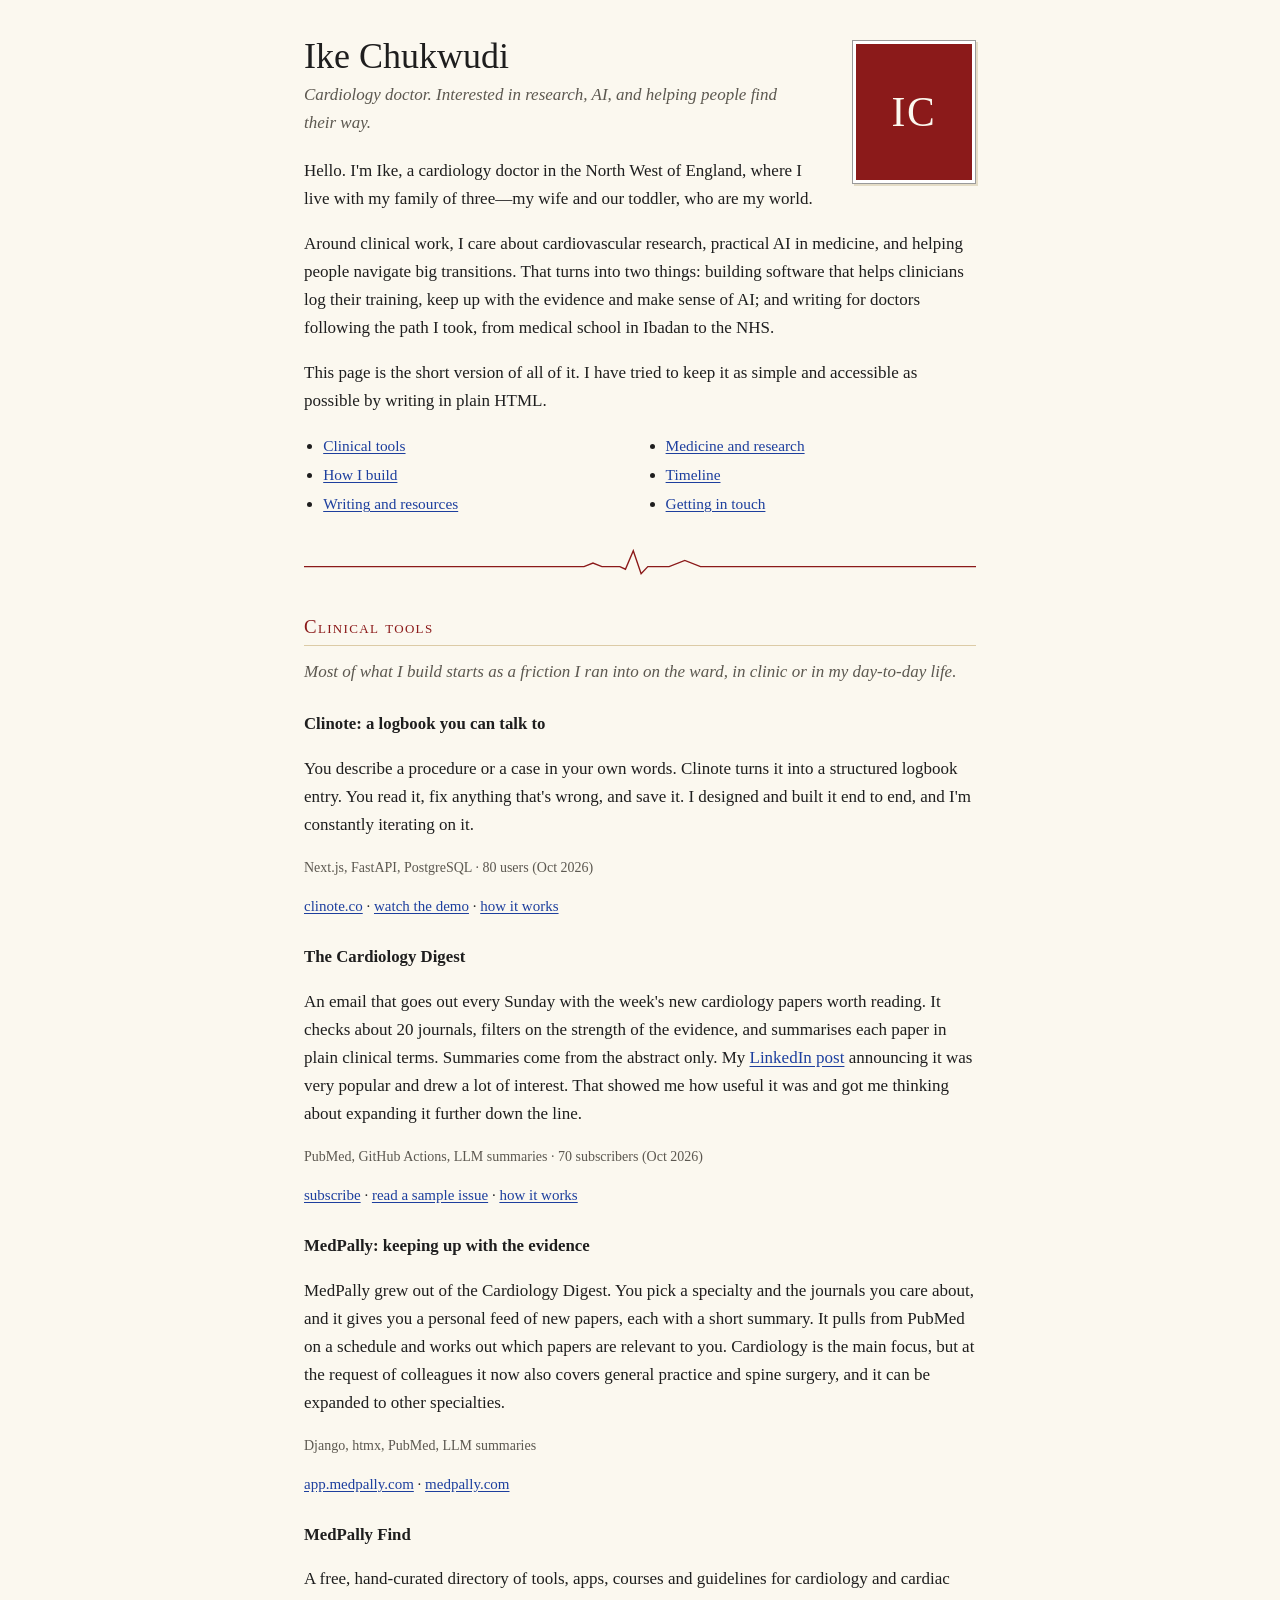
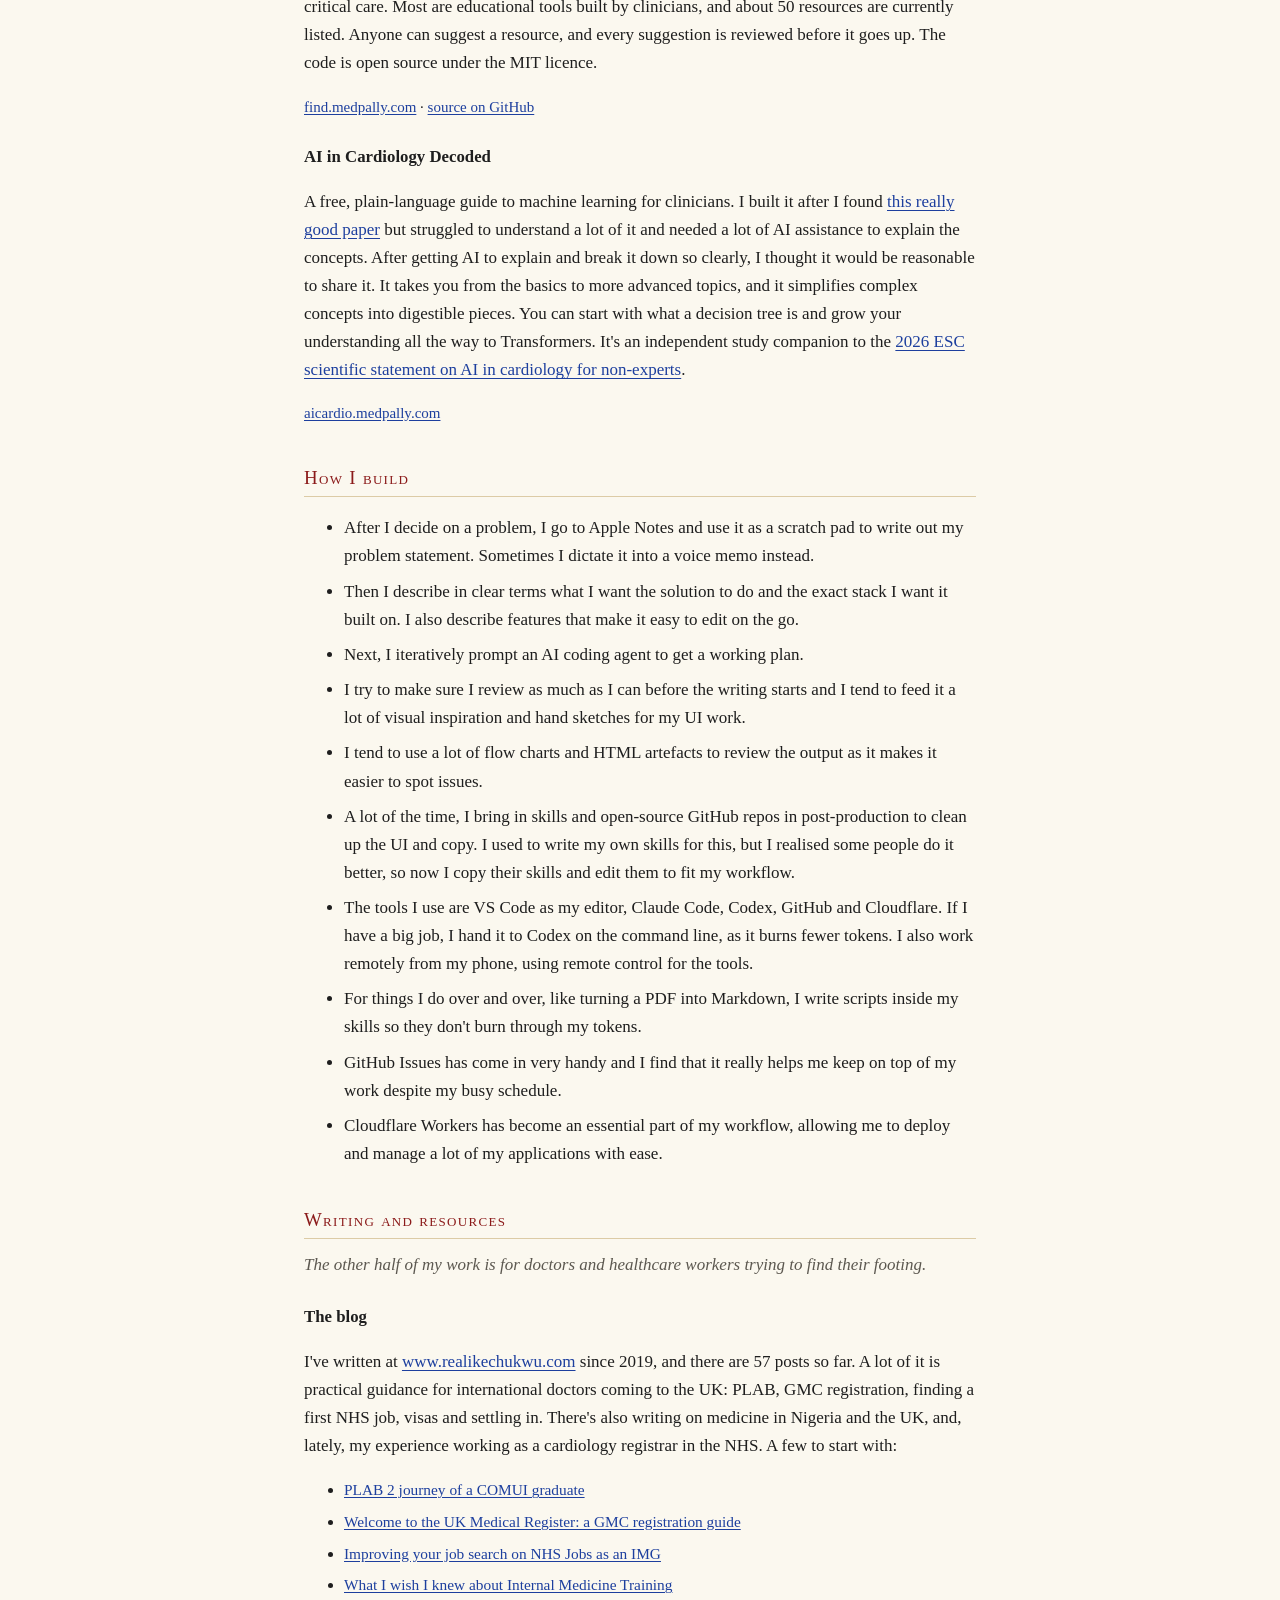
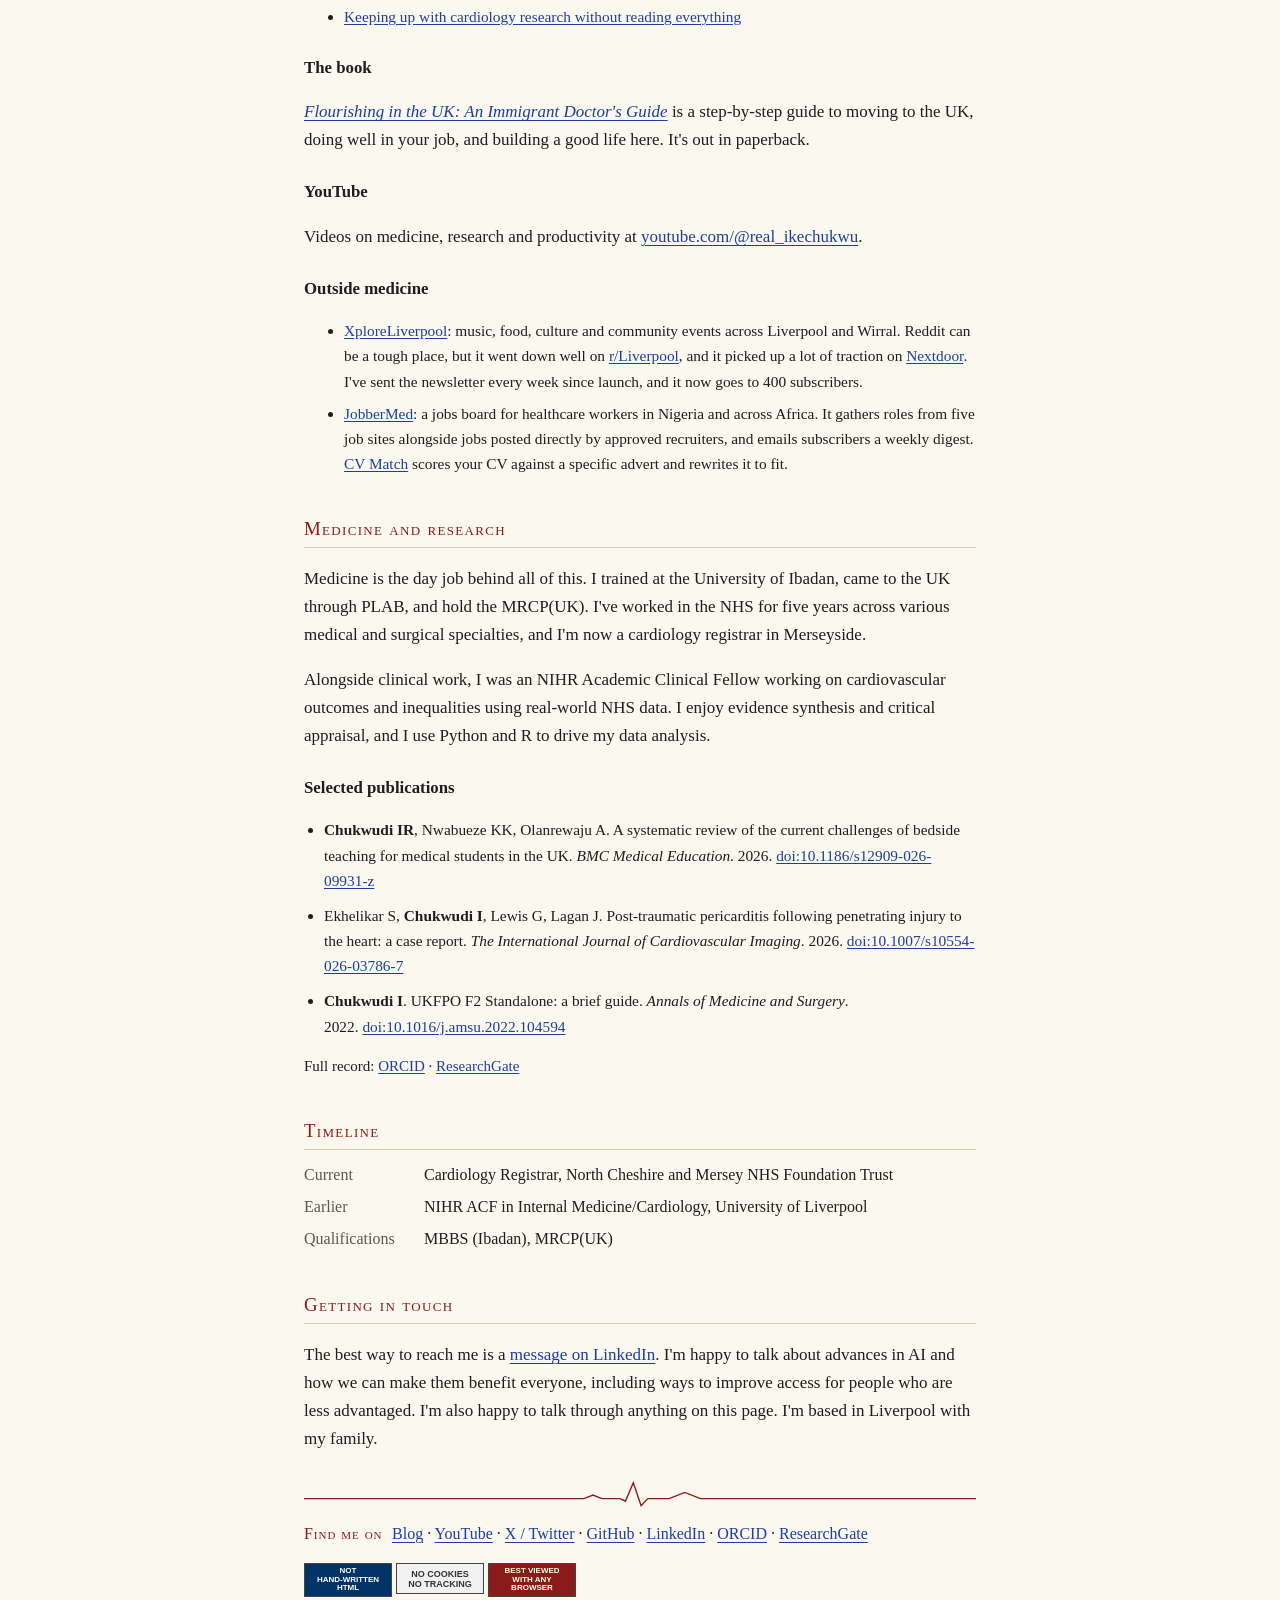
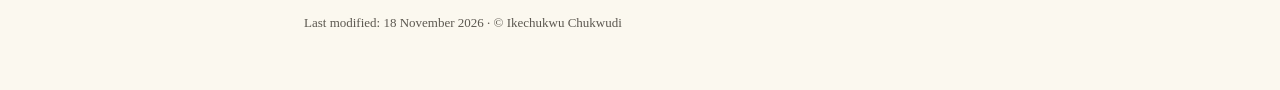
<file: index.html>
<!doctype html>
<html lang="en">
<head>
<meta charset="utf-8">
<meta name="viewport" content="width=device-width,initial-scale=1">
<meta name="color-scheme" content="light dark">
<meta name="text-scale" content="scale">
<meta name="description" content="Ikechukwu Chukwudi, NHS cardiology registrar. I build tools for clinicians (Clinote, MedPally, AI in Cardiology Decoded) and write for doctors coming to the UK.">
<meta name="theme-color" content="#fbf8ef" media="(prefers-color-scheme: light)">
<meta name="theme-color" content="#181613" media="(prefers-color-scheme: dark)">
<title>Ikechukwu Chukwudi</title>
<link rel="icon" href="favicon.ico" sizes="any">
<link rel="icon" href="assets/favicon-32.png" type="image/png" sizes="32x32">
<link rel="apple-touch-icon" href="assets/apple-touch-icon.png">
<link rel="manifest" href="site.webmanifest">
<meta property="og:type" content="website">
<meta property="og:url" content="https://about.realikechukwu.com/">
<meta property="og:title" content="Ikechukwu Chukwudi">
<meta property="og:description" content="NHS cardiology registrar. I build tools for clinicians and write for doctors coming to the UK.">
<meta property="og:image" content="https://about.realikechukwu.com/assets/og-image.png?v=2">
<meta property="og:image:width" content="1200">
<meta property="og:image:height" content="630">
<meta property="og:image:alt" content="Ikechukwu Chukwudi, cardiology registrar in the NHS, MRCP(UK). Clinote: AI logbook for clinicians, 80 users. Cardiology Digest: weekly research email, 70 subscribers.">
<meta name="twitter:card" content="summary_large_image">
<meta name="twitter:site" content="@aikay_cee">
<style>
:root{
  --bg-light:#fbf8ef;
  --bg-dark:#181613;
  --text-light:#1e1e1e;
  --text-dark:#ece6d8;
  --muted-light:#5c5850;
  --muted-dark:#aca494;
  --accent-light:#8b1a1a;
  --accent-dark:#e07a7a;
  --rule-light:#dccba6;
  --rule-dark:#3d372d;
  --link-light:#1d3f9e;
  --link-dark:#8fb3ff;
  --visited-light:#6a2c8e;
  --visited-dark:#c79cf2;
  --hover-light:#b3141b;
  --hover-dark:#ff9494;
  --card-light:#ffffff;
  --card-dark:#24201b;
  --shadow-light:#e4dcc6;
  --shadow-dark:#0d0c0a;
  --photo-border-light:#9a9a9a;
  --photo-border-dark:#5a5246;

  --bg:var(--bg-light);
  --text:var(--text-light);
  --muted:var(--muted-light);
  --accent:var(--accent-light);
  --rule:var(--rule-light);
  --link:var(--link-light);
  --visited:var(--visited-light);
  --hover:var(--hover-light);
  --card:var(--card-light);
  --shadow:var(--shadow-light);
  --photo-border:var(--photo-border-light);

  color-scheme:light dark;
}
@media (prefers-color-scheme:dark){
  :root{
    --bg:var(--bg-dark);
    --text:var(--text-dark);
    --muted:var(--muted-dark);
    --accent:var(--accent-dark);
    --rule:var(--rule-dark);
    --link:var(--link-dark);
    --visited:var(--visited-dark);
    --hover:var(--hover-dark);
    --card:var(--card-dark);
    --shadow:var(--shadow-dark);
    --photo-border:var(--photo-border-dark);
  }
}
@supports (color:light-dark(white,black)){
  :root{
    --bg:light-dark(var(--bg-light),var(--bg-dark));
    --text:light-dark(var(--text-light),var(--text-dark));
    --muted:light-dark(var(--muted-light),var(--muted-dark));
    --accent:light-dark(var(--accent-light),var(--accent-dark));
    --rule:light-dark(var(--rule-light),var(--rule-dark));
    --link:light-dark(var(--link-light),var(--link-dark));
    --visited:light-dark(var(--visited-light),var(--visited-dark));
    --hover:light-dark(var(--hover-light),var(--hover-dark));
    --card:light-dark(var(--card-light),var(--card-dark));
    --shadow:light-dark(var(--shadow-light),var(--shadow-dark));
    --photo-border:light-dark(var(--photo-border-light),var(--photo-border-dark));
  }
}
@media (prefers-reduced-motion:no-preference){
  html{scroll-behavior:smooth}
}
body{
  background:var(--bg);
  color:var(--text);
  font:1.0625rem/1.65 Georgia,"Times New Roman",Times,serif;
  margin:0;
  padding:0 1rem;
  overflow-wrap:break-word;
}
.page{max-width:42rem;margin:0 auto;padding:2.25rem 0 2.75rem}
.visually-hidden:where(:not(:focus-within,:active)){
  position:absolute !important;
  clip-path:inset(50%) !important;
  overflow:hidden !important;
  width:1px !important;
  height:1px !important;
  margin:-1px !important;
  padding:0 !important;
  border:0 !important;
  white-space:nowrap !important;
}
.skip-link:focus{
  position:fixed;
  top:.75rem;
  left:.75rem;
  z-index:10;
  background:var(--bg);
  color:var(--text);
  border:2px solid var(--accent);
  padding:.35rem .65rem;
  text-decoration:none;
}
a{color:var(--link);text-underline-offset:.16em}
a:visited{color:var(--visited)}
a:hover{color:var(--hover)}
:where(a:any-link,summary,[tabindex]):focus-visible{
  outline:2px solid var(--accent);
  outline-offset:3px;
}
[id]{scroll-margin-top:1.25rem}
h1,h2,h3{text-wrap:balance}
p,li,dd{text-wrap:pretty}
h1{font-weight:normal;font-size:clamp(1.75rem,1.35rem + 1.5vw,2.25rem);line-height:1.15;margin:0 0 .2rem}
.tagline{font-style:italic;color:var(--muted);margin:0 0 1.25rem}
.me{float:right;margin:.25rem 0 .9rem 1.35rem}
.photo{
  width:7.25rem;
  aspect-ratio:118/138;
  border:1px solid var(--photo-border);
  padding:3px;
  background:var(--card);
  box-shadow:2px 2px 0 var(--shadow);
}
.photo div{
  width:100%;
  height:100%;
  background:#8b1a1a;
  color:#fbf8ef;
  display:flex;
  align-items:center;
  justify-content:center;
  font-size:2.6rem;
  letter-spacing:.04em;
}
h2{
  font-size:1.18rem;
  font-weight:normal;
  font-variant:small-caps;
  letter-spacing:.07em;
  color:var(--accent);
  border-bottom:1px solid var(--rule);
  margin:2.25rem 0 .75rem;
  padding-bottom:.2rem;
}
h3{font-size:1.05rem;margin:1.5rem 0 .35rem}
.lede{font-style:italic;color:var(--muted);margin-top:.2rem}
.meta{font-size:.875rem;color:var(--muted);margin:.25rem 0 .55rem}
.links{font-size:.9375rem}
.also{font-size:.96rem}
.also li{margin-bottom:.4rem}
.pubs{font-size:.96rem;padding-left:1.25rem}
.pubs li{margin-bottom:.6rem}
ul.how li{margin-bottom:.45rem}
.ecg{margin:1.75rem 0 .5rem;line-height:0}
.ecg svg{width:100%;height:1.65rem;display:block}
nav.toc{margin:1.1rem 0 0}
ul.toc{
  columns:2;
  column-gap:2rem;
  font-size:.96rem;
  padding-left:1.2rem;
  margin:.4rem 0;
}
ul.toc li{margin-bottom:.25rem;break-inside:avoid}
dl.cv{
  display:grid;
  grid-template-columns:6.5em 1fr;
  gap:.35rem 1rem;
  margin:.5rem 0;
  font-size:1rem;
}
dl.cv dt{color:var(--muted)}
dl.cv dd{margin:0}
footer{margin-top:.5rem}
.foot{font-size:.8125rem;color:var(--muted);margin-top:.65rem}
.elsewhere{font-size:1rem;margin:.75rem 0 .25rem;line-height:1.8}
.elsewhere b{font-weight:normal;font-variant:small-caps;letter-spacing:.06em;color:var(--accent);margin-right:.35rem}
.badges{margin:.9rem 0 .4rem}
.badges span{
  display:inline-block;
  min-width:88px;
  min-height:31px;
  box-sizing:border-box;
  border:1px solid #444;
  margin:0 .25rem .25rem 0;
  font:bold .5625rem/1.15 Verdana,Arial,sans-serif;
  text-align:center;
  padding:5px 4px 3px;
  vertical-align:top;
}
.b1{background:#003366;color:#fff;font-size:.5rem !important;line-height:1.1 !important;padding-top:3px !important}
.b2{background:#f2f2f2;color:#333}
.b3{background:#8b1a1a;color:#ffd;font-size:.5rem !important;line-height:1.1 !important;padding-top:3px !important}
@media (max-width:560px){
  .me{float:right;margin:.3rem 0 .5rem .9rem}
  .photo{width:3.9rem;padding:2px}
  .photo div{font-size:1.45rem}
  ul.toc{columns:1}
  dl.cv{grid-template-columns:1fr;gap:.1rem}
  dl.cv dd{margin-bottom:.55rem}
}
</style>
</head>
<body>
<div class="page">

<header>
  <a href="#main" class="skip-link visually-hidden">Skip to content</a>

  <div class="me" aria-hidden="true">
    <div class="photo"><div>IC</div></div>
  </div>

  <h1>Ike Chukwudi</h1>
  <p class="tagline">Cardiology doctor. Interested in research, AI, and helping people find their way.</p>

  <p>Hello. I'm Ike, a cardiology doctor in the North West of England, where I live with my family of three&mdash;my wife and our toddler, who are my world.</p>

  <p>Around clinical work, I care about cardiovascular research, practical AI in medicine, and helping people navigate big transitions. That turns into two things: building software that helps clinicians log their training, keep up with the evidence and make sense of AI; and writing for doctors following the path I took, from medical school in Ibadan to the NHS.</p>

  <p>This page is the short version of all of it. I have tried to keep it as simple and accessible as possible by writing in plain HTML.</p>

  <nav class="toc" aria-label="On this page">
    <ul class="toc">
      <li><a href="#tools">Clinical tools</a></li>
      <li><a href="#how">How I build</a></li>
      <li><a href="#writing">Writing and resources</a></li>
      <li><a href="#medicine">Medicine and research</a></li>
      <li><a href="#cv">Timeline</a></li>
      <li><a href="#contact">Getting in touch</a></li>
    </ul>
  </nav>
</header>

<div class="ecg" aria-hidden="true"><svg viewBox="0 0 600 30" preserveAspectRatio="none"><polyline fill="none" stroke="currentColor" style="color:var(--accent)" stroke-width="1.4" vector-effect="non-scaling-stroke" points="0,20 250,20 258,16 266,20 282,20 287,23 294,2 301,28 307,20 326,20 340,13 354,20 600,20"/></svg></div>

<main id="main" tabindex="-1">

  <section>
    <h2 id="tools">Clinical tools</h2>
    <p class="lede">Most of what I build starts as a friction I ran into on the ward, in clinic or in my day-to-day life.</p>

    <h3 id="clinote">Clinote: a logbook you can talk to</h3>
    <p>You describe a procedure or a case in your own words. Clinote turns it into a structured logbook entry. You read it, fix anything that's wrong, and save it. I designed and built it end to end, and I'm constantly iterating on it.</p>
    <p class="meta">Next.js, FastAPI, PostgreSQL &middot; 80 users (Oct 2026)</p>
    <p class="links"><a href="https://clinote.co/">clinote.co</a> &middot; <a href="assets/clinote-demo.mp4">watch the demo</a> &middot; <a href="https://github.com/realikechukwu/about/blob/main/case-studies/clinote.md">how it works</a></p>

    <h3 id="digest">The Cardiology Digest</h3>
    <p>An email that goes out every Sunday with the week's new cardiology papers worth reading. It checks about 20 journals, filters on the strength of the evidence, and summarises each paper in plain clinical terms. Summaries come from the abstract only. My <a href="https://lnkd.in/p/ec8_NqpC">LinkedIn post</a> announcing it was very popular and drew a lot of interest. That showed me how useful it was and got me thinking about expanding it further down the line.</p>
    <p class="meta">PubMed, GitHub Actions, LLM summaries &middot; 70 subscribers (Oct 2026)</p>
    <p class="links"><a href="https://digest.realikechukwu.com/">subscribe</a> &middot; <a href="https://digest.realikechukwu.com/sample">read a sample issue</a> &middot; <a href="https://github.com/realikechukwu/about/blob/main/case-studies/cardiology-digest.md">how it works</a></p>

    <h3 id="medpally">MedPally: keeping up with the evidence</h3>
    <p>MedPally grew out of the Cardiology Digest. You pick a specialty and the journals you care about, and it gives you a personal feed of new papers, each with a short summary. It pulls from PubMed on a schedule and works out which papers are relevant to you. Cardiology is the main focus, but at the request of colleagues it now also covers general practice and spine surgery, and it can be expanded to other specialties.</p>
    <p class="meta">Django, htmx, PubMed, LLM summaries</p>
    <p class="links"><a href="https://app.medpally.com/">app.medpally.com</a> &middot; <a href="https://medpally.com/">medpally.com</a></p>

    <h3 id="find">MedPally Find</h3>
    <p>A free, hand-curated directory of tools, apps, courses and guidelines for cardiology and cardiac critical care. Most are educational tools built by clinicians, and about 50 resources are currently listed. Anyone can suggest a resource, and every suggestion is reviewed before it goes up. The code is open source under the MIT licence.</p>
    <p class="links"><a href="https://find.medpally.com/">find.medpally.com</a> &middot; <a href="https://github.com/realikechukwu/medpally-find">source on GitHub</a></p>

    <h3 id="aicardio">AI in Cardiology Decoded</h3>
    <p>A free, plain-language guide to machine learning for clinicians. I built it after I found <a href="https://academic.oup.com/ehjdh/article/7/9/ztag154/9016354">this really good paper</a> but struggled to understand a lot of it and needed a lot of AI assistance to explain the concepts. After getting AI to explain and break it down so clearly, I thought it would be reasonable to share it. It takes you from the basics to more advanced topics, and it simplifies complex concepts into digestible pieces. You can start with what a decision tree is and grow your understanding all the way to Transformers. It's an independent study companion to the <a href="https://academic.oup.com/ehjdh/article/7/9/ztag154/9016354">2026 ESC scientific statement on AI in cardiology for non-experts</a>.</p>
    <p class="links"><a href="https://aicardio.medpally.com/">aicardio.medpally.com</a></p>
  </section>

  <section>
    <h2 id="how">How I build</h2>
    <ul class="how">
      <li>After I decide on a problem, I go to Apple Notes and use it as a scratch pad to write out my problem statement. Sometimes I dictate it into a voice memo instead.</li>
      <li>Then I describe in clear terms what I want the solution to do and the exact stack I want it built on. I also describe features that make it easy to edit on the go.</li>
      <li>Next, I iteratively prompt an AI coding agent to get a working plan.</li>
      <li>I try to make sure I review as much as I can before the writing starts and I tend to feed it a lot of visual inspiration and hand sketches for my UI work.</li>
      <li>I tend to use a lot of flow charts and HTML artefacts to review the output as it makes it easier to spot issues.</li>
      <li>A lot of the time, I bring in skills and open-source GitHub repos in post-production to clean up the UI and copy. I used to write my own skills for this, but I realised some people do it better, so now I copy their skills and edit them to fit my workflow.</li>
      <li>The tools I use are VS Code as my editor, Claude Code, Codex, GitHub and Cloudflare. If I have a big job, I hand it to Codex on the command line, as it burns fewer tokens. I also work remotely from my phone, using remote control for the tools.</li>
      <li>For things I do over and over, like turning a PDF into Markdown, I write scripts inside my skills so they don't burn through my tokens.</li>
      <li>GitHub Issues has come in very handy and I find that it really helps me keep on top of my work despite my busy schedule.</li>
      <li>Cloudflare Workers has become an essential part of my workflow, allowing me to deploy and manage a lot of my applications with ease.</li>
    </ul>
  </section>

  <section>
    <h2 id="writing">Writing and resources</h2>
    <p class="lede">The other half of my work is for doctors and healthcare workers trying to find their footing.</p>

    <h3 id="blog">The blog</h3>
    <p>I've written at <a href="https://www.realikechukwu.com/">www.realikechukwu.com</a> since 2019, and there are 57 posts so far. A lot of it is practical guidance for international doctors coming to the UK: PLAB, GMC registration, finding a first NHS job, visas and settling in. There's also writing on medicine in Nigeria and the UK, and, lately, my experience working as a cardiology registrar in the NHS. A few to start with:</p>
    <ul class="also">
      <li><a href="https://www.realikechukwu.com/blog/plab-2-journey-of-a-comui-graduate/">PLAB 2 journey of a COMUI graduate</a></li>
      <li><a href="https://www.realikechukwu.com/blog/welcome-to-the-uk-medical-register-a-gmc-registration-guide/">Welcome to the UK Medical Register: a GMC registration guide</a></li>
      <li><a href="https://www.realikechukwu.com/blog/improving-your-job-search-on-nhs-jobs-as-an-img/">Improving your job search on NHS Jobs as an IMG</a></li>
      <li><a href="https://www.realikechukwu.com/blog/what-i-wish-i-knew-about-internal-medicine-training/">What I wish I knew about Internal Medicine Training</a></li>
      <li><a href="https://www.realikechukwu.com/blog/keeping-up-with-cardiology-research-without-reading-everything/">Keeping up with cardiology research without reading everything</a></li>
    </ul>

    <h3 id="book">The book</h3>
    <p><a href="https://www.realikechukwu.com/pre-order-flourishing-in-the-uk/"><cite>Flourishing in the UK: An Immigrant Doctor's Guide</cite></a> is a step-by-step guide to moving to the UK, doing well in your job, and building a good life here. It's out in paperback.</p>

    <h3 id="youtube">YouTube</h3>
    <p>Videos on medicine, research and productivity at <a href="https://www.youtube.com/@real_ikechukwu">youtube.com/@real_ikechukwu</a>.</p>

    <h3 id="other">Outside medicine</h3>
    <ul class="also">
      <li><a href="https://xploreliverpool.co.uk/">XploreLiverpool</a>: music, food, culture and community events across Liverpool and Wirral. Reddit can be a tough place, but it went down well on <a href="https://www.reddit.com/r/Liverpool/s/i7seGg2n4m">r/Liverpool</a>, and it picked up a lot of traction on <a href="https://nextdoor.co.uk/p/ZF28fx_CHKGp">Nextdoor</a>. I've sent the newsletter every week since launch, and it now goes to 400 subscribers.</li>
      <li id="jobbermed"><a href="https://jobbermed.com/">JobberMed</a>: a jobs board for healthcare workers in Nigeria and across Africa. It gathers roles from five job sites alongside jobs posted directly by approved recruiters, and emails subscribers a weekly digest. <a href="https://cv.jobbermed.com/">CV Match</a> scores your CV against a specific advert and rewrites it to fit.</li>
    </ul>
  </section>

  <section>
    <h2 id="medicine">Medicine and research</h2>
    <p>Medicine is the day job behind all of this. I trained at the University of Ibadan, came to the UK through PLAB, and hold the MRCP(UK). I've worked in the NHS for five years across various medical and surgical specialties, and I'm now a cardiology registrar in Merseyside.</p>

    <p>Alongside clinical work, I was an NIHR Academic Clinical Fellow working on cardiovascular outcomes and inequalities using real-world NHS data. I enjoy evidence synthesis and critical appraisal, and I use Python and R to drive my data analysis.</p>

    <h3 id="research">Selected publications</h3>
    <ul class="pubs">
      <li><b>Chukwudi IR</b>, Nwabueze KK, Olanrewaju A. A systematic review of the current challenges of bedside teaching for medical students in the UK. <i>BMC Medical Education</i>. 2026. <a href="https://doi.org/10.1186/s12909-026-09931-z">doi:10.1186/s12909-026-09931-z</a></li>
      <li>Ekhelikar S, <b>Chukwudi I</b>, Lewis G, Lagan J. Post-traumatic pericarditis following penetrating injury to the heart: a case report. <i>The International Journal of Cardiovascular Imaging</i>. 2026. <a href="https://doi.org/10.1007/s10554-026-03786-7">doi:10.1007/s10554-026-03786-7</a></li>
      <li><b>Chukwudi I</b>. UKFPO F2 Standalone: a brief guide. <i>Annals of Medicine and Surgery</i>. 2022. <a href="https://doi.org/10.1016/j.amsu.2022.104594">doi:10.1016/j.amsu.2022.104594</a></li>
    </ul>
    <p class="links">Full record: <a href="https://orcid.org/0000-0002-0646-5031">ORCID</a> &middot; <a href="https://www.researchgate.net/profile/Ikechukwu-Chukwudi">ResearchGate</a></p>
  </section>

  <section>
    <h2 id="cv">Timeline</h2>
    <dl class="cv">
      <dt>Current</dt><dd>Cardiology Registrar, North Cheshire and Mersey NHS Foundation Trust</dd>
      <dt>Earlier</dt><dd>NIHR ACF in Internal Medicine/Cardiology, University of Liverpool</dd>
      <dt>Qualifications</dt><dd>MBBS (Ibadan), MRCP(UK)</dd>
    </dl>
  </section>

  <section>
    <h2 id="contact">Getting in touch</h2>
    <p>The best way to reach me is a <a href="https://www.linkedin.com/in/ikechukwu-chukwudi/">message on LinkedIn</a>. I'm happy to talk about advances in AI and how we can make them benefit everyone, including ways to improve access for people who are less advantaged. I'm also happy to talk through anything on this page. I'm based in Liverpool with my family.</p>
  </section>

</main>

<div class="ecg" aria-hidden="true"><svg viewBox="0 0 600 30" preserveAspectRatio="none"><polyline fill="none" stroke="currentColor" style="color:var(--accent)" stroke-width="1.4" vector-effect="non-scaling-stroke" points="0,20 250,20 258,16 266,20 282,20 287,23 294,2 301,28 307,20 326,20 340,13 354,20 600,20"/></svg></div>

<footer>
  <p class="elsewhere"><b>Find me on</b> <a href="https://www.realikechukwu.com/">Blog</a> &middot; <a href="https://www.youtube.com/@real_ikechukwu">YouTube</a> &middot; <a href="https://x.com/aikay_cee">X / Twitter</a> &middot; <a href="https://github.com/realikechukwu">GitHub</a> &middot; <a href="https://www.linkedin.com/in/ikechukwu-chukwudi/">LinkedIn</a> &middot; <a href="https://orcid.org/0000-0002-0646-5031">ORCID</a> &middot; <a href="https://www.researchgate.net/profile/Ikechukwu-Chukwudi">ResearchGate</a></p>

  <div class="badges" aria-hidden="true">
    <span class="b1">NOT<br>HAND-WRITTEN<br>HTML</span><span class="b2">NO COOKIES<br>NO TRACKING</span><span class="b3">BEST VIEWED<br>WITH ANY<br>BROWSER</span>
  </div>
  <p class="foot">Last modified: 18 November 2026 &middot; &copy; Ikechukwu Chukwudi</p>
</footer>

</div>
</body>
</html>
</file>
